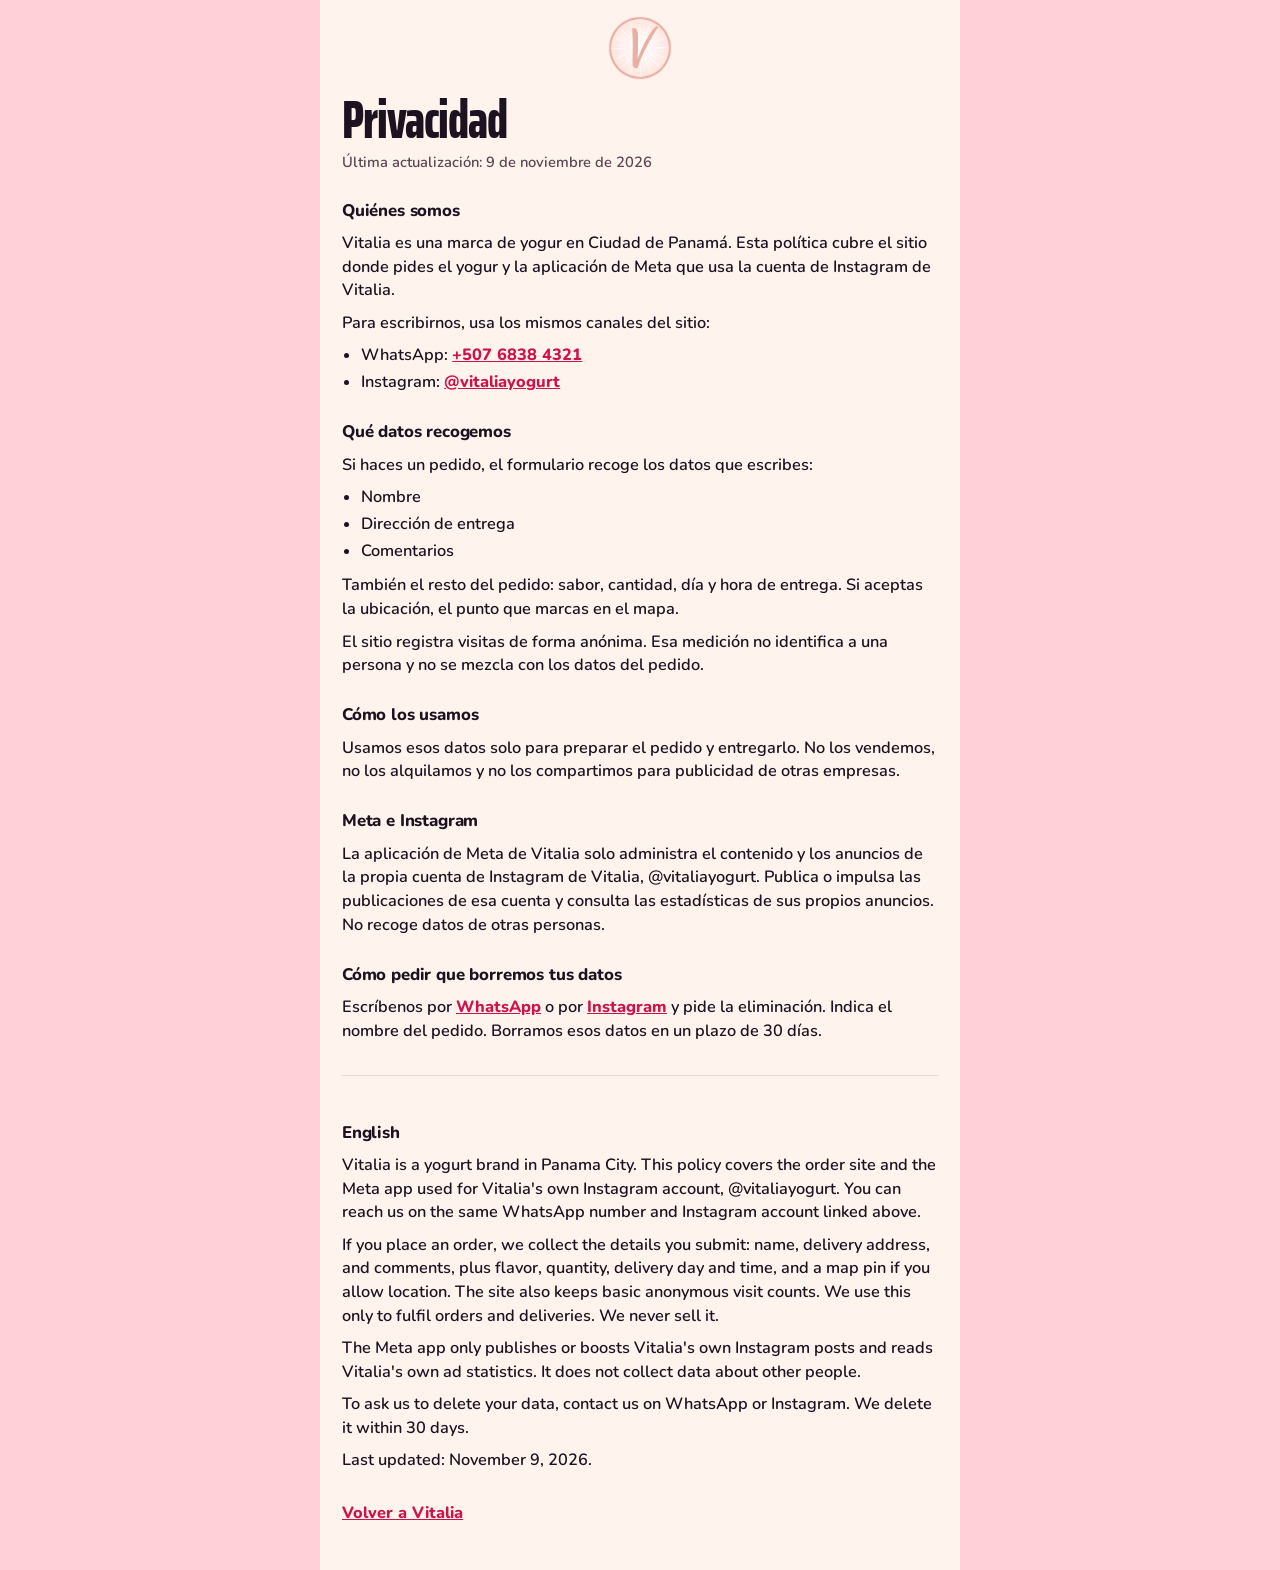
<file: privacidad/index.html>
<!DOCTYPE html>
<html lang="es">
<head>
  <meta charset="utf-8">
  <meta name="viewport" content="width=device-width, initial-scale=1, viewport-fit=cover">
  <title>Privacidad — Vitalia</title>
  <meta name="description" content="Política de privacidad de Vitalia, yogur en Ciudad de Panamá. Datos del pedido, analítica anónima y la app de Meta.">
  <meta name="theme-color" content="#FFF3EE">
  <link rel="icon" href="../assets/logo.png" type="image/png">
  <link rel="preconnect" href="https://fonts.googleapis.com">
  <link rel="preconnect" href="https://fonts.gstatic.com" crossorigin>
  <link href="https://fonts.googleapis.com/css2?family=Nunito:wght@600;800&family=Saira+Extra+Condensed:wght@800&display=swap" rel="stylesheet">
  <style>
    :root {
      --canvas: #fff3ee;
      --frame: #ffd0d8;
      --ink: #1c1220;
      --muted: #5e4450;
      --berry: #d0124a;
      --line: #f0d4dc;
      color-scheme: light;
    }

    * { box-sizing: border-box; }

    html, body { margin: 0; }

    body {
      font-family: "Nunito", "Avenir Next", "Segoe UI", sans-serif;
      font-weight: 600;
      color: var(--ink);
      background: var(--frame);
      line-height: 1.45;
    }

    :focus-visible {
      outline: 3px solid var(--ink);
      outline-offset: 3px;
    }

    ::selection { background: #ffe14a; color: var(--ink); }

    .page {
      width: min(640px, 100%);
      min-height: 100dvh;
      margin: 0 auto;
      background: var(--canvas);
      padding: calc(16px + env(safe-area-inset-top)) 22px calc(36px + env(safe-area-inset-bottom));
    }

    .top { display: flex; justify-content: center; }

    .logo {
      width: 64px;
      height: 64px;
      object-fit: contain;
    }

    h1 {
      margin: 8px 0 0;
      font-family: "Saira Extra Condensed", "Arial Narrow", Impact, sans-serif;
      font-weight: 800;
      font-size: clamp(2.6rem, 8vw, 3.4rem);
      line-height: 0.9;
      letter-spacing: -0.02em;
    }

    h2 {
      margin: 1.6rem 0 0.4rem;
      font-size: 1.05rem;
      font-weight: 800;
      letter-spacing: -0.01em;
    }

    p, li { font-size: 1.02rem; }

    p { margin: 0.55rem 0; }

    ul {
      margin: 0.4rem 0 0.7rem;
      padding-left: 1.2rem;
    }

    li { margin: 0.2rem 0; }

    a {
      color: var(--berry);
      font-weight: 800;
    }

    .updated {
      margin-top: 8px;
      color: var(--muted);
      font-size: 0.92rem;
    }

    .en {
      margin-top: 2rem;
      padding-top: 1.2rem;
      border-top: 1px solid var(--line);
    }

    .back { margin-top: 1.8rem; }

    @media (max-width: 520px) {
      body { background: var(--canvas); }
      .page { padding-left: 18px; padding-right: 18px; }
    }
  </style>
</head>
<body>
  <main class="page">
    <header class="top">
      <a href="../" aria-label="Vitalia"><img class="logo" src="../assets/logo.png" alt="" width="647" height="647"></a>
    </header>

    <h1>Privacidad</h1>
    <p class="updated">Última actualización: 9 de noviembre de 2026</p>

    <h2>Quiénes somos</h2>
    <p>Vitalia es una marca de yogur en Ciudad de Panamá. Esta política cubre el sitio donde pides el yogur y la aplicación de Meta que usa la cuenta de Instagram de Vitalia.</p>
    <p>Para escribirnos, usa los mismos canales del sitio:</p>
    <ul>
      <li>WhatsApp: <a href="https://wa.me/50768384321">+507 6838 4321</a></li>
      <li>Instagram: <a href="https://www.instagram.com/vitaliayogurt/">@vitaliayogurt</a></li>
    </ul>

    <h2>Qué datos recogemos</h2>
    <p>Si haces un pedido, el formulario recoge los datos que escribes:</p>
    <ul>
      <li>Nombre</li>
      <li>Dirección de entrega</li>
      <li>Comentarios</li>
    </ul>
    <p>También el resto del pedido: sabor, cantidad, día y hora de entrega. Si aceptas la ubicación, el punto que marcas en el mapa.</p>
    <p>El sitio registra visitas de forma anónima. Esa medición no identifica a una persona y no se mezcla con los datos del pedido.</p>

    <h2>Cómo los usamos</h2>
    <p>Usamos esos datos solo para preparar el pedido y entregarlo. No los vendemos, no los alquilamos y no los compartimos para publicidad de otras empresas.</p>

    <h2>Meta e Instagram</h2>
    <p>La aplicación de Meta de Vitalia solo administra el contenido y los anuncios de la propia cuenta de Instagram de Vitalia, @vitaliayogurt. Publica o impulsa las publicaciones de esa cuenta y consulta las estadísticas de sus propios anuncios. No recoge datos de otras personas.</p>

    <h2>Cómo pedir que borremos tus datos</h2>
    <p>Escríbenos por <a href="https://wa.me/50768384321">WhatsApp</a> o por <a href="https://www.instagram.com/vitaliayogurt/">Instagram</a> y pide la eliminación. Indica el nombre del pedido. Borramos esos datos en un plazo de 30 días.</p>

    <section class="en" lang="en">
      <h2>English</h2>
      <p>Vitalia is a yogurt brand in Panama City. This policy covers the order site and the Meta app used for Vitalia's own Instagram account, @vitaliayogurt. You can reach us on the same WhatsApp number and Instagram account linked above.</p>
      <p>If you place an order, we collect the details you submit: name, delivery address, and comments, plus flavor, quantity, delivery day and time, and a map pin if you allow location. The site also keeps basic anonymous visit counts. We use this only to fulfil orders and deliveries. We never sell it.</p>
      <p>The Meta app only publishes or boosts Vitalia's own Instagram posts and reads Vitalia's own ad statistics. It does not collect data about other people.</p>
      <p>To ask us to delete your data, contact us on WhatsApp or Instagram. We delete it within 30 days.</p>
      <p>Last updated: November 9, 2026.</p>
    </section>

    <p class="back"><a href="../">Volver a Vitalia</a></p>
  </main>
</body>
</html>
</file>
